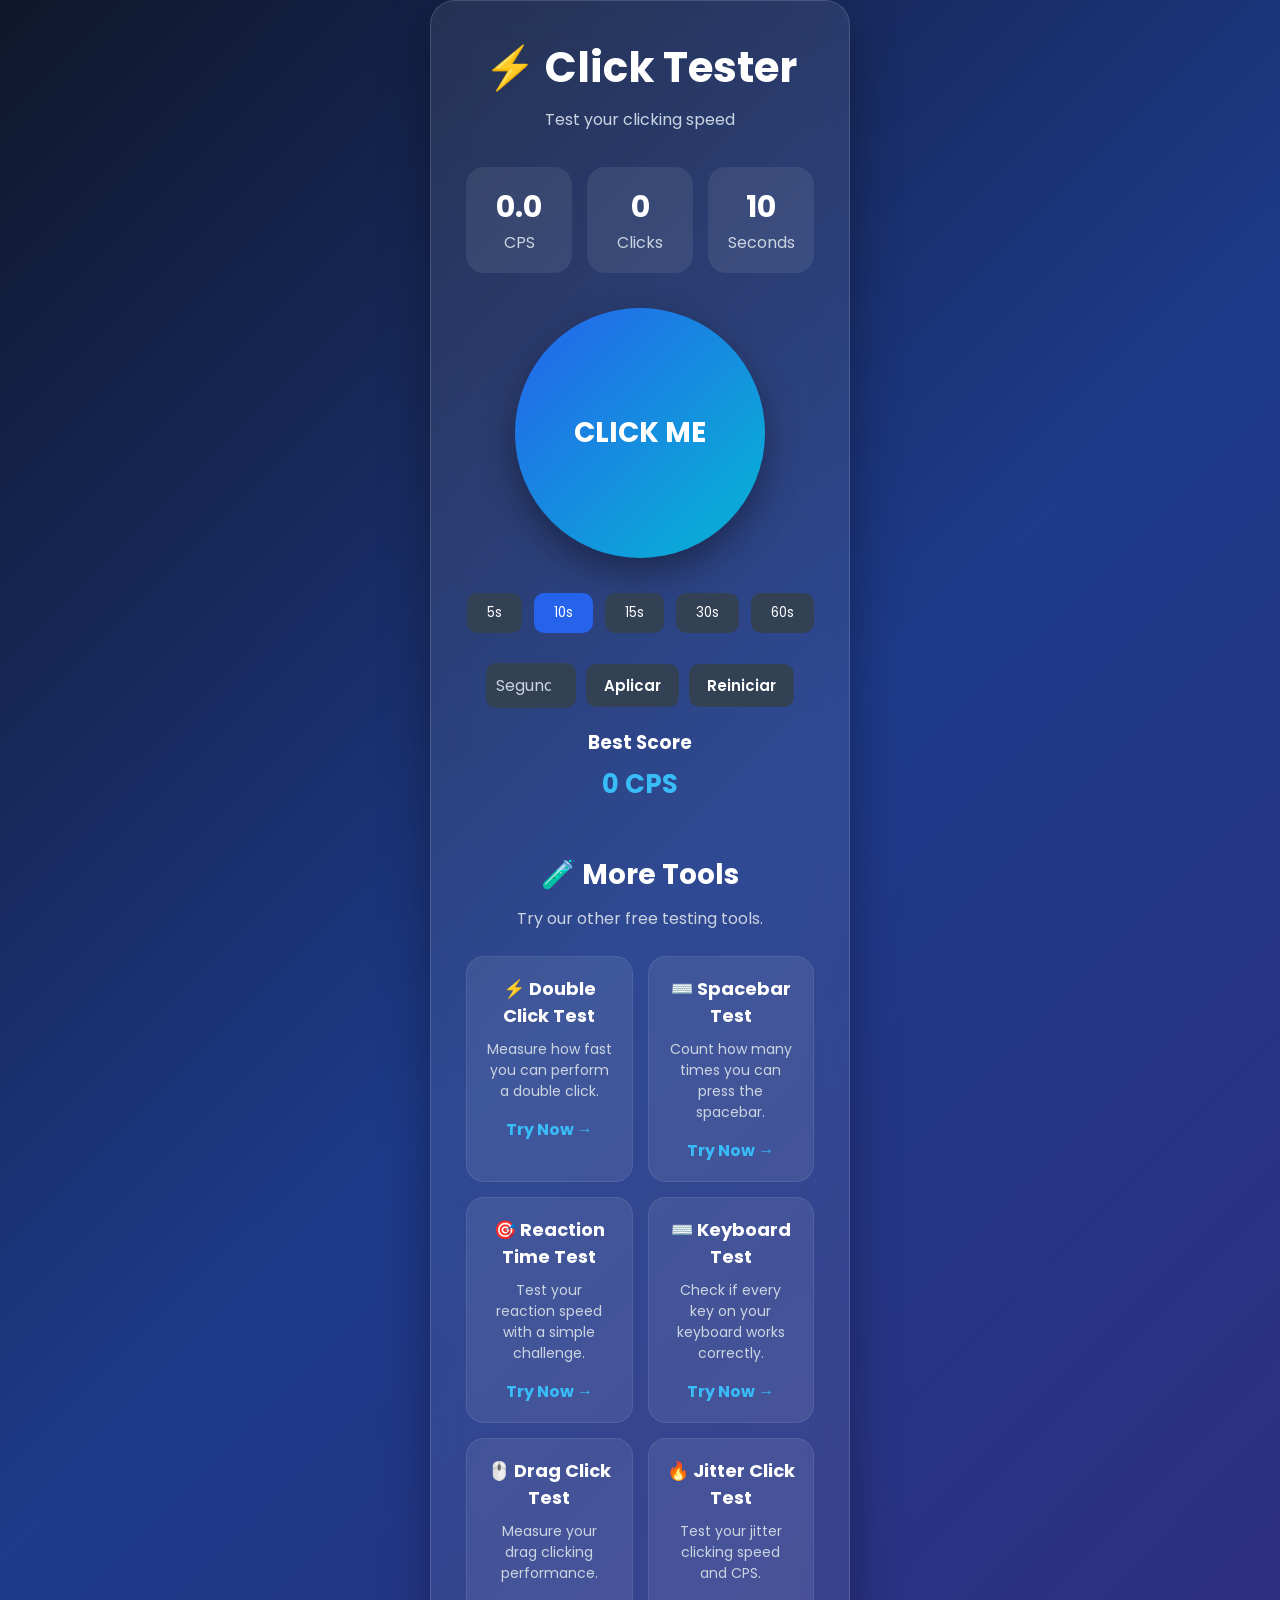
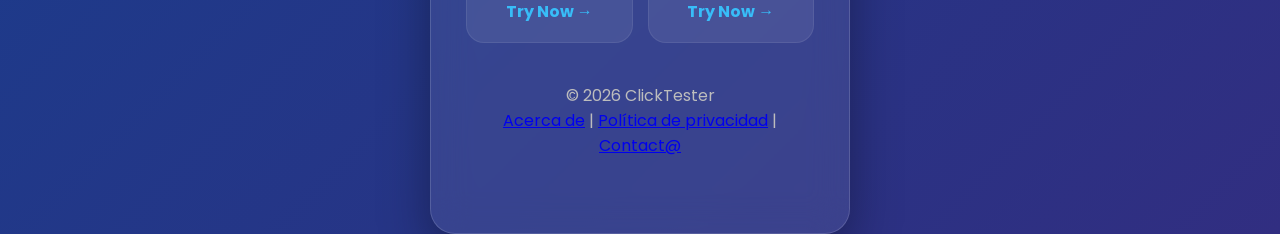
<file: index.html>
<!DOCTYPE html>
<html lang="en">
    <head>
        <meta charset="UTF-8">
        <meta name="viewport" content="width=device-width, initial-scale=1.0">

        <title>Click Tester</title>

        <script async src="https://pagead2.googlesyndication.com/pagead/js/adsbygoogle.js?client=ca-pub-6783067256794096"
         crossorigin="anonymous"></script>

        <link rel="stylesheet" href="style.css">
    </head>
    <body class="home-page">
        <div class="layout">
            
            <aside class="left-ad">
                <!-- Futuro anuncio -->
            </aside>
            
            <div class="container">
    
                <h1>⚡ Click Tester</h1>
                <p class="subtitle">Test your clicking speed</p>
    
                <div class="stats">
    
                    <div class="card">
                        <h2 id="cps">0.0</h2>
                        <span>CPS</span>
                    </div>
    
                    <div class="card">
                        <h2 id="clicks">0</h2>
                        <span>Clicks</span>
                    </div>
    
                    <div class="card">
                        <h2 id="time">10</h2>
                        <span>Seconds</span>
                    </div>
    
                </div>
    
                <button id="clickButton">
                    CLICK ME
                </button>
    
                <div class="modes">
    
                    <button class="mode" data-time="5">5s</button>
                    <button class="mode active" data-time="10">10s</button>
                    <button class="mode" data-time="15">15s</button>
                    <button class="mode" data-time="30">30s</button>
                    <button class="mode" data-time="60">60s</button>
    
                </div>

                <div class="custom-time">

                    <input
                        type="number"
                        id="customTime"
                        placeholder="Segundos"
                        min="1"
                        max="300">
                
                    <button id="applyTime">
                        Aplicar
                    </button>
                
                    <button id="restartButton">
                        Reiniciar
                    </button>
                
                </div>
    
                <div class="result">
                
                    <h3>Best Score</h3>
                    <p id="bestScore">0 CPS</p>
                
                    <div id="finalResult" style="display:none; margin-top:20px;">
                
                        <h2>🎉 Time's Up!</h2>
                
                        <p>Total Clicks: <span id="finalClicks">0</span></p>
                
                        <p>Final CPS: <span id="finalCPS">0.0</span></p>
                
                    </div>
                
                </div>

                <div class="tools">

                    <h2>🧪 More Tools</h2>
                    <p class="tools-subtitle">
                        Try our other free testing tools.
                    </p>
                
                    <div class="tools-grid">
                
                        <a href="doubleclick.html" class="tool-card">
                
                            <h3>⚡ Double Click Test</h3>
                
                            <p>
                                Measure how fast you can perform a double click.
                            </p>
                
                            <span>Try Now →</span>
                
                        </a>
                
                        <a href="spacebartest.html" class="tool-card">
                
                            <h3>⌨️ Spacebar Test</h3>
                
                            <p>
                                Count how many times you can press the spacebar.
                            </p>
                
                            <span>Try Now →</span>
                
                        </a>
                
                        <a href="reactime.html" class="tool-card">
                
                            <h3>🎯 Reaction Time Test</h3>
                
                            <p>
                                Test your reaction speed with a simple challenge.
                            </p>
                
                            <span>Try Now →</span>
                
                        </a>
                
                        <a href="keyboard.html" class="tool-card">
                
                            <h3>⌨️ Keyboard Test</h3>
                
                            <p>
                                Check if every key on your keyboard works correctly.
                            </p>
                
                            <span>Try Now →</span>
                
                        </a>
                
                        <a href="dragclick.html" class="tool-card">
                
                            <h3>🖱️ Drag Click Test</h3>
                
                            <p>
                                Measure your drag clicking performance.
                            </p>
                
                            <span>Try Now →</span>
                
                        </a>
                
                        <a href="jitterclick.html" class="tool-card">
                
                            <h3>🔥 Jitter Click Test</h3>
                
                            <p>
                                Test your jitter clicking speed and CPS.
                            </p>
                
                            <span>Try Now →</span>
                
                        </a>
                
                    </div>
                
                </div>


                
                 <footer>
    
                    <p>© 2026 ClickTester</p>
            
                    <a href="about.html">Acerca de</a> |
                    <a href="privacy.html">Política de privacidad</a> |
                    <a href="contact.html">Contact@</a>
            
                </footer>
                
            </div>

                <aside class="right-ad">
                    <!-- Futuro anuncio -->
                </aside>
        
            <script src="script.js"></script>
        </div>
    </body>
   
</html>
</file>
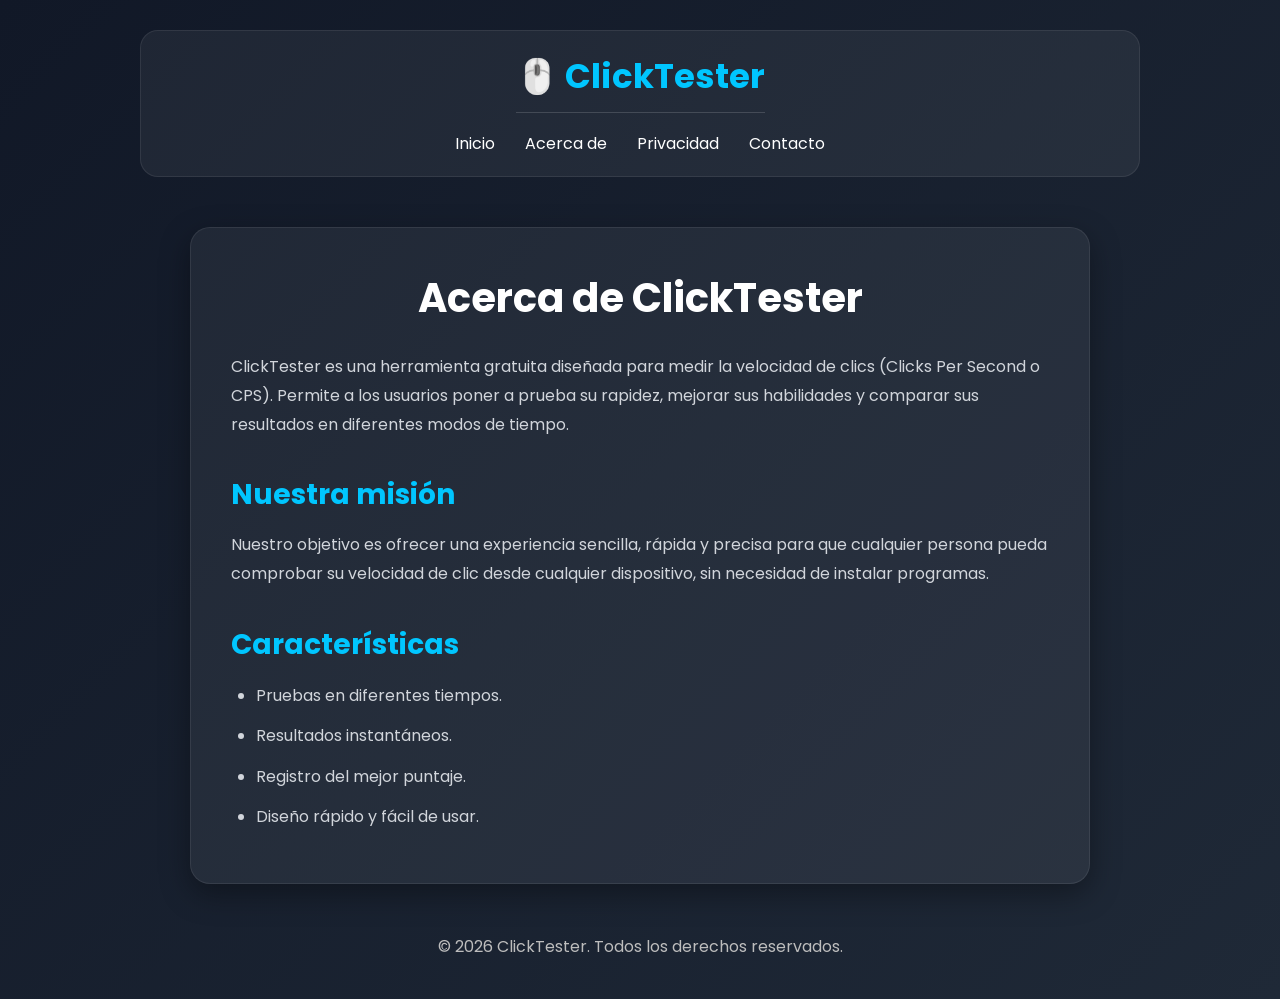
<file: about.html>
<!DOCTYPE html>
<html lang="es">
<head>
    <meta charset="UTF-8">
    <meta name="viewport" content="width=device-width, initial-scale=1.0">
    <title>Acerca de - ClickTester</title>

    <link rel="stylesheet" href="style.css">
</head>
<body class="page-body">

<header>
    <nav class="navbar">
        <a href="index.html" class="logo">🖱️ ClickTester</a>

        <div class="nav-links">
            <a href="index.html">Inicio</a>
            <a href="about.html">Acerca de</a>
            <a href="privacy.html">Privacidad</a>
            <a href="contact.html">Contacto</a>
        </div>
    </nav>
</header>

<main class="page">

    <h1>Acerca de ClickTester</h1>

    <p>
        ClickTester es una herramienta gratuita diseñada para medir la velocidad de clics
        (Clicks Per Second o CPS). Permite a los usuarios poner a prueba su rapidez,
        mejorar sus habilidades y comparar sus resultados en diferentes modos de tiempo.
    </p>

    <h2>Nuestra misión</h2>

    <p>
        Nuestro objetivo es ofrecer una experiencia sencilla, rápida y precisa para que
        cualquier persona pueda comprobar su velocidad de clic desde cualquier dispositivo,
        sin necesidad de instalar programas.
    </p>

    <h2>Características</h2>

    <ul>
        <li>Pruebas en diferentes tiempos.</li>
        <li>Resultados instantáneos.</li>
        <li>Registro del mejor puntaje.</li>
        <li>Diseño rápido y fácil de usar.</li>
    </ul>

</main>

<footer>
    <p>© 2026 ClickTester. Todos los derechos reservados.</p>
</footer>

</body>
</html>
</file>
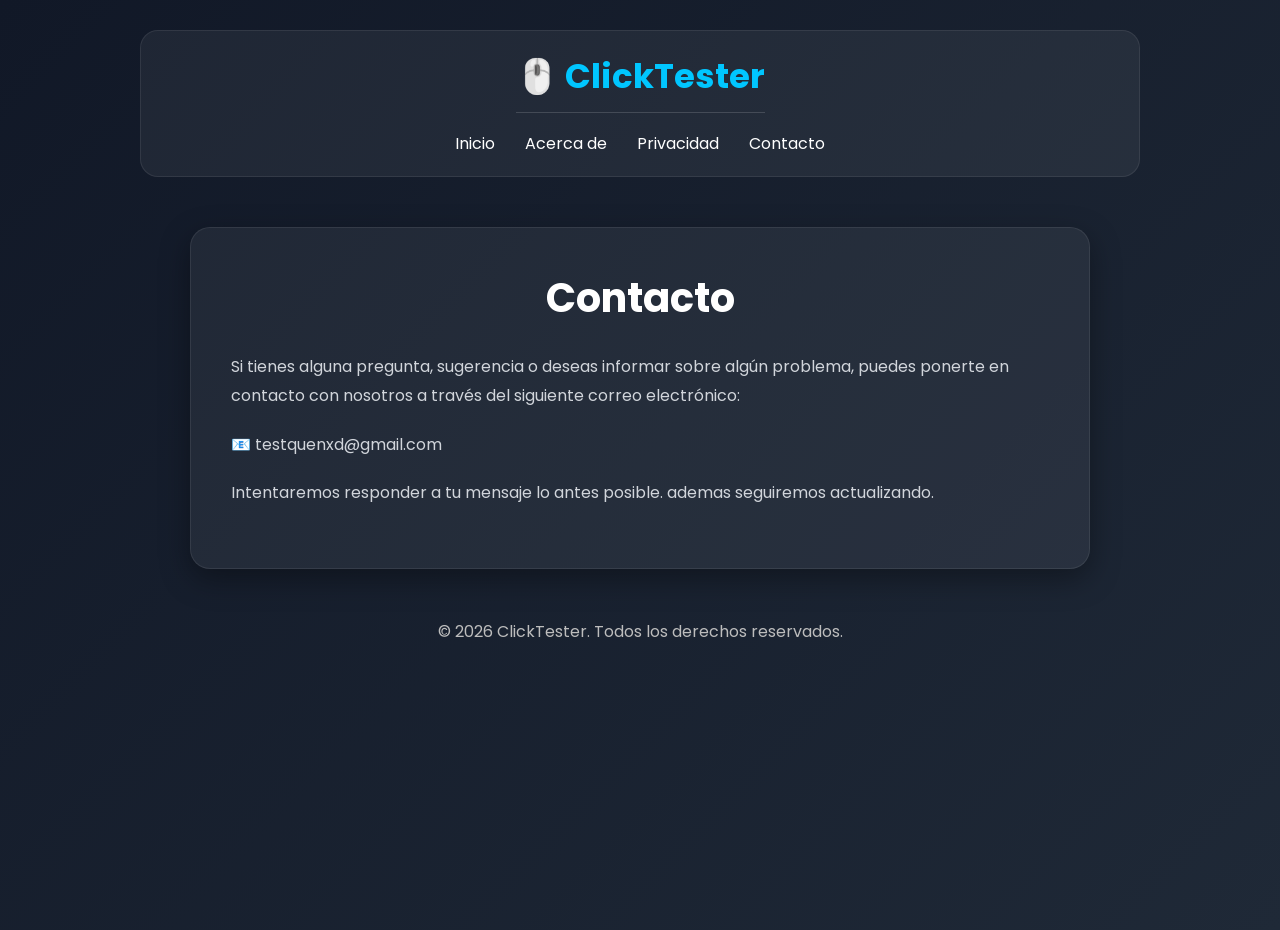
<file: contact.html>
<!DOCTYPE html>
<html lang="es">
<head>
    <meta charset="UTF-8">
    <meta name="viewport" content="width=device-width, initial-scale=1.0">
    <title>Contacto - ClickTester</title>

    <link rel="stylesheet" href="style.css">
</head>
<body class="page-body">

<header>
    <nav class="navbar">
        <a href="index.html" class="logo">🖱️ ClickTester</a>

        <div class="nav-links">
            <a href="index.html">Inicio</a>
            <a href="about.html">Acerca de</a>
            <a href="privacy.html">Privacidad</a>
            <a href="contact.html">Contacto</a>
        </div>
    </nav>
</header>

<main class="page">

    <h1>Contacto</h1>

    <p>
        Si tienes alguna pregunta, sugerencia o deseas informar sobre algún problema,
        puedes ponerte en contacto con nosotros a través del siguiente correo electrónico:
    </p>

    <p class="contact-email">
        📧 testquenxd@gmail.com

    </p>

    <p>
        Intentaremos responder a tu mensaje lo antes posible. ademas seguiremos actualizando.
    </p>

</main>

<footer>
    <p>© 2026 ClickTester. Todos los derechos reservados.</p>
</footer>

</body>
</html>
</file>
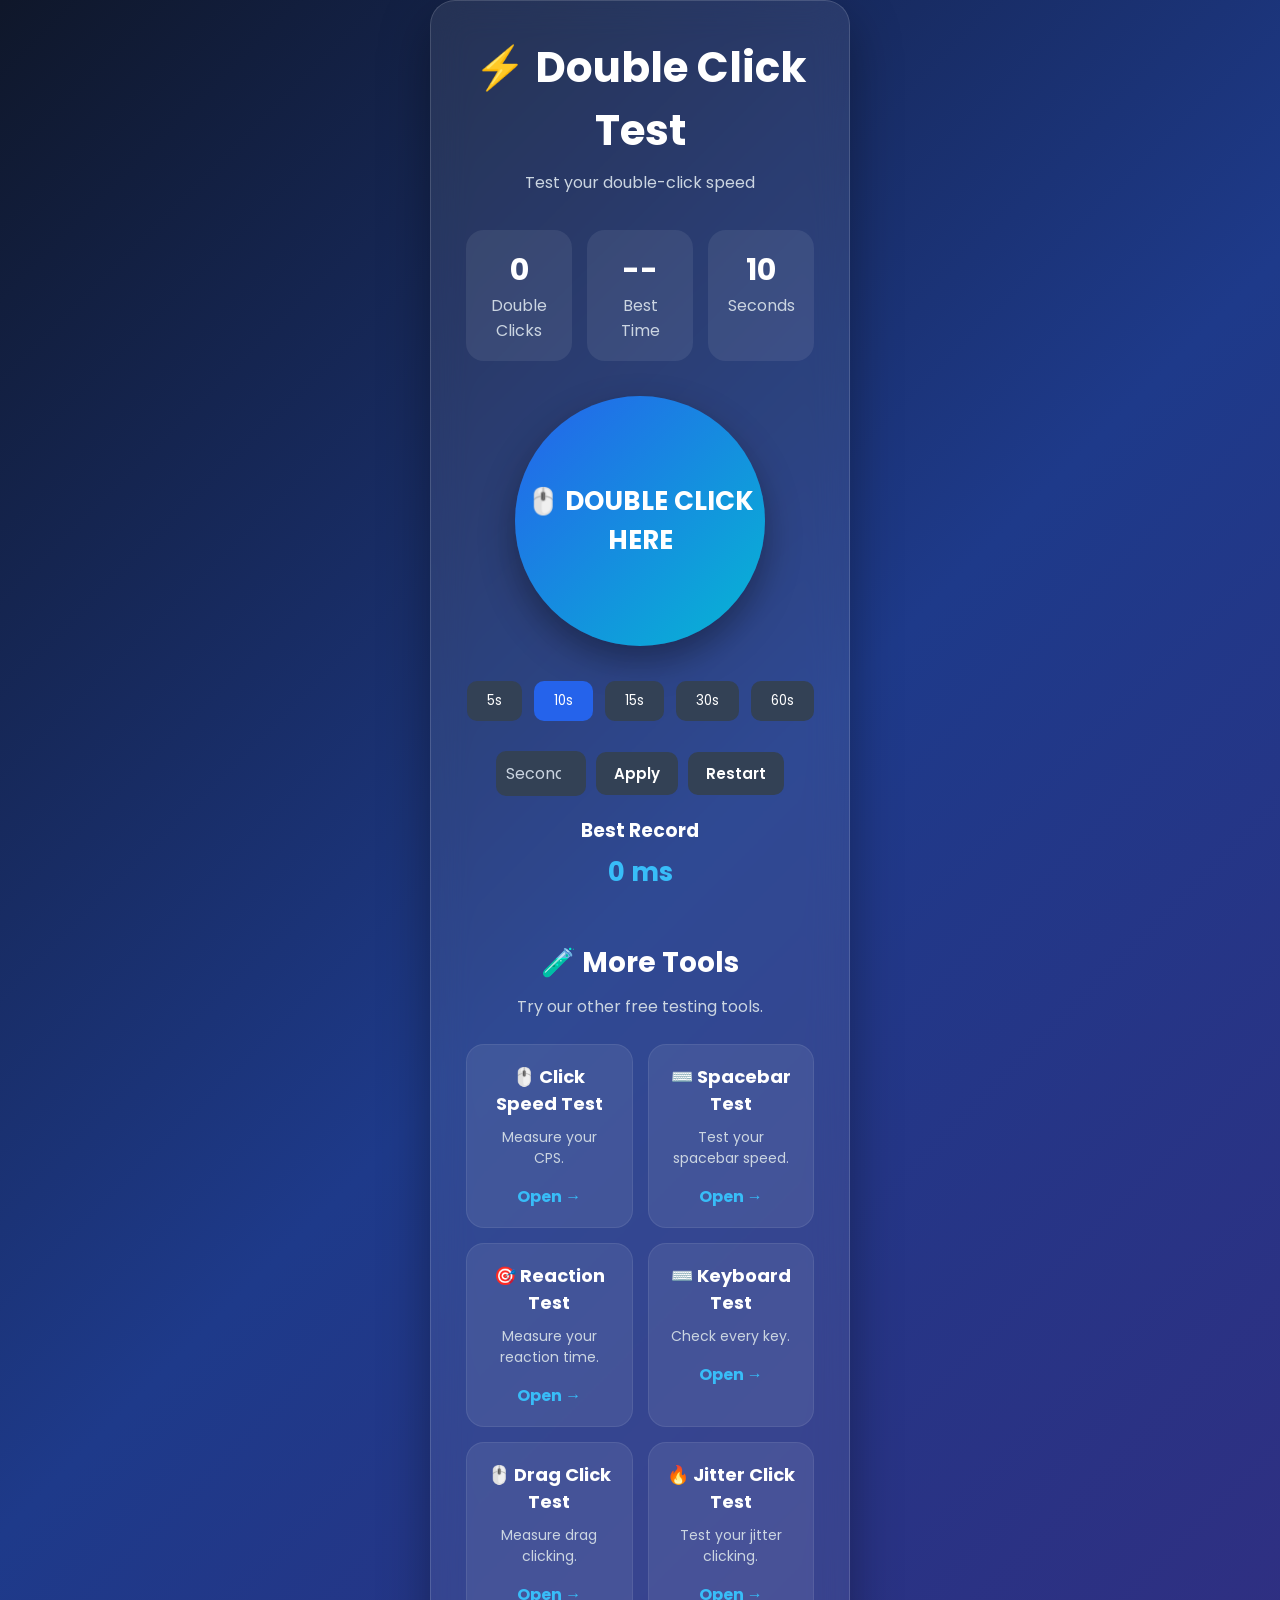
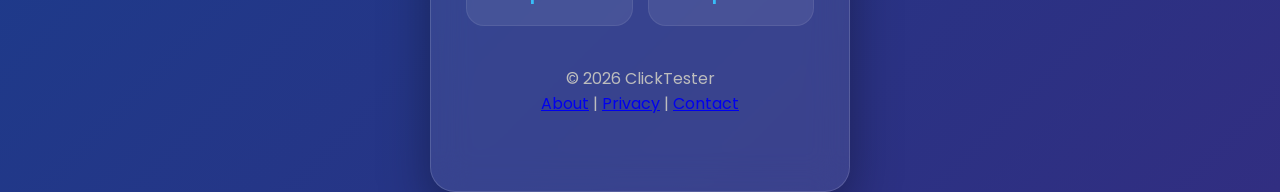
<file: doubleclick.html>
<!DOCTYPE html>
<html lang="en">
<head>
    <meta charset="UTF-8">
    <meta name="viewport" content="width=device-width, initial-scale=1.0">

    <title>Double Click Test</title>

    <script async src="https://pagead2.googlesyndication.com/pagead/js/adsbygoogle.js?client=ca-pub-6783067256794096"
        crossorigin="anonymous"></script>

    <link rel="stylesheet" href="style.css">
</head>

<body class="home-page">

<div class="layout">

    <aside class="left-ad">
        <!-- Future Ad -->
    </aside>

    <div class="container">

        <h1>⚡ Double Click Test</h1>

        <p class="subtitle">
            Test your double-click speed
        </p>

        <div class="stats">

            <div class="card">
                <h2 id="doubleClicks">0</h2>
                <span>Double Clicks</span>
            </div>
        
            <div class="card">
                <h2 id="bestTime">0 ms</h2>
                <span>Best Time</span>
            </div>
        
            <div class="card">
                <h2 id="time">10</h2>
                <span>Seconds</span>
            </div>
        
        </div>

        <button id="doubleClickButton">
            🖱️ DOUBLE CLICK HERE
        </button>

        <div class="modes">

            <button class="mode" data-time="5">5s</button>
            <button class="mode active" data-time="10">10s</button>
            <button class="mode" data-time="15">15s</button>
            <button class="mode" data-time="30">30s</button>
            <button class="mode" data-time="60">60s</button>
        
        </div>

        <div class="custom-time">

            <input
                type="number"
                id="customTime"
                placeholder="Seconds"
                min="1"
                max="300">
        
            <button id="applyTime">
                Apply
            </button>
        
            <button id="restartButton">
                Restart
            </button>
        
        </div>
        
        <div class="result">

            <h3>Best Record</h3>
        
            <p id="bestScore">0 ms</p>
        
            <div id="finalResult" style="display:none; margin-top:20px;">
        
                <h2>🎉 Time's Up!</h2>
        
                <p>
                    Double Clicks:
                    <span id="finalDoubleClicks">0</span>
                </p>
        
                <p>
                    Best Time:
                    <span id="finalBestTime">0 ms</span>
                </p>
        
                <p>
                    Average Time:
                    <span id="finalAverage">0 ms</span>
                </p>
        
            </div>
        
        </div>

        <div class="tools">

            <h2>🧪 More Tools</h2>

            <p class="tools-subtitle">
                Try our other free testing tools.
            </p>

            <div class="tools-grid">

                <a href="index.html" class="tool-card">
                    <h3>🖱️ Click Speed Test</h3>
                    <p>Measure your CPS.</p>
                    <span>Open →</span>
                </a>

                <a href="spacebartest.html" class="tool-card">
                    <h3>⌨️ Spacebar Test</h3>
                    <p>Test your spacebar speed.</p>
                    <span>Open →</span>
                </a>

                <a href="reactime.html" class="tool-card">
                    <h3>🎯 Reaction Test</h3>
                    <p>Measure your reaction time.</p>
                    <span>Open →</span>
                </a>

                <a href="keyboard.html" class="tool-card">
                    <h3>⌨️ Keyboard Test</h3>
                    <p>Check every key.</p>
                    <span>Open →</span>
                </a>

                <a href="dragclick.html" class="tool-card">
                    <h3>🖱️ Drag Click Test</h3>
                    <p>Measure drag clicking.</p>
                    <span>Open →</span>
                </a>

                <a href="jitterclick.html" class="tool-card">
                    <h3>🔥 Jitter Click Test</h3>
                    <p>Test your jitter clicking.</p>
                    <span>Open →</span>
                </a>

            </div>

        </div>

        <footer>

            <p>© 2026 ClickTester</p>

            <a href="about.html">About</a> |
            <a href="privacy.html">Privacy</a> |
            <a href="contact.html">Contact</a>

        </footer>

    </div>

    <aside class="right-ad">
        <!-- Future Ad -->
    </aside>

</div>

<script src="doubleclick.js"></script>

</body>
</html>
</file>
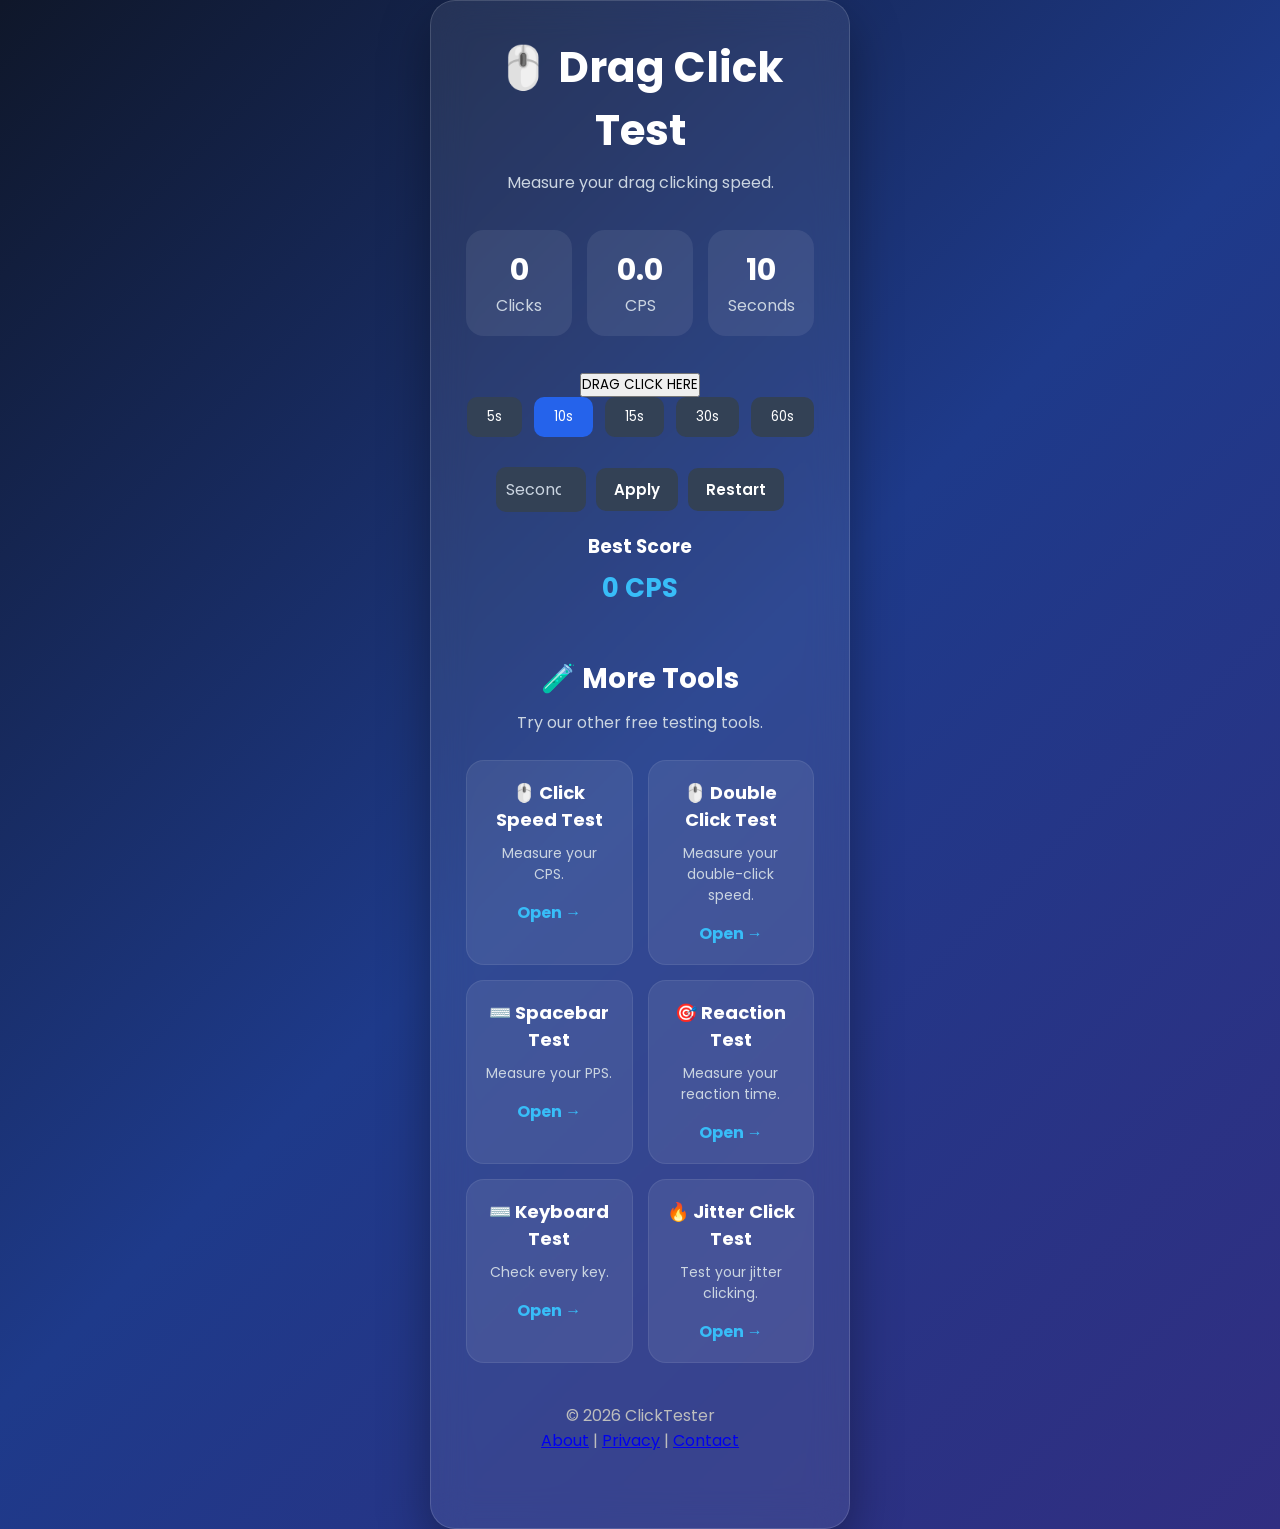
<file: dragclick.html>
<!DOCTYPE html>
<html lang="en">
<head>
    <meta charset="UTF-8">
    <meta name="viewport" content="width=device-width, initial-scale=1.0">

    <title>Drag Click Test</title>

    <script async src="https://pagead2.googlesyndication.com/pagead/js/adsbygoogle.js?client=ca-pub-6783067256794096"
        crossorigin="anonymous"></script>

    <link rel="stylesheet" href="style.css">
</head>

<body class="home-page">

<div class="layout">

    <aside class="left-ad">
        <!-- Future Ad -->
    </aside>

    <div class="container">

        <h1>🖱️ Drag Click Test</h1>

        <p class="subtitle">
            Measure your drag clicking speed.
        </p>

        <div class="stats">

            <div class="card">
                <h2 id="dragClicks">0</h2>
                <span>Clicks</span>
            </div>

            <div class="card">
                <h2 id="cps">0.0</h2>
                <span>CPS</span>
            </div>

            <div class="card">
                <h2 id="time">10</h2>
                <span>Seconds</span>
            </div>

        </div>

        <button id="dragButton">
            DRAG CLICK HERE
        </button>

        <div class="modes">

            <button class="mode" data-time="5">5s</button>
            <button class="mode active" data-time="10">10s</button>
            <button class="mode" data-time="15">15s</button>
            <button class="mode" data-time="30">30s</button>
            <button class="mode" data-time="60">60s</button>

        </div>

        <div class="custom-time">

            <input
                type="number"
                id="customTime"
                placeholder="Seconds"
                min="1"
                max="300">

            <button id="applyTime">
                Apply
            </button>

            <button id="restartButton">
                Restart
            </button>

        </div>

        <div class="result">

            <h3>Best Score</h3>

            <p id="bestScore">0 CPS</p>

            <div id="finalResult" style="display:none; margin-top:20px;">

                <h2>🎉 Time's Up!</h2>

                <p>Total Clicks: <span id="finalClicks">0</span></p>

                <p>Final CPS: <span id="finalCPS">0.0</span></p>

            </div>

        </div>

        <div class="tools">

            <h2>🧪 More Tools</h2>

            <p class="tools-subtitle">
                Try our other free testing tools.
            </p>

            <div class="tools-grid">

                <a href="index.html" class="tool-card">
                    <h3>🖱️ Click Speed Test</h3>
                    <p>Measure your CPS.</p>
                    <span>Open →</span>
                </a>

                <a href="doubleclick.html" class="tool-card">
                    <h3>🖱️ Double Click Test</h3>
                    <p>Measure your double-click speed.</p>
                    <span>Open →</span>
                </a>

                <a href="spacebartest.html" class="tool-card">
                    <h3>⌨️ Spacebar Test</h3>
                    <p>Measure your PPS.</p>
                    <span>Open →</span>
                </a>

                <a href="reactime.html" class="tool-card">
                    <h3>🎯 Reaction Test</h3>
                    <p>Measure your reaction time.</p>
                    <span>Open →</span>
                </a>

                <a href="keyboard.html" class="tool-card">
                    <h3>⌨️ Keyboard Test</h3>
                    <p>Check every key.</p>
                    <span>Open →</span>
                </a>

                <a href="jitterclick.html" class="tool-card">
                    <h3>🔥 Jitter Click Test</h3>
                    <p>Test your jitter clicking.</p>
                    <span>Open →</span>
                </a>

            </div>

        </div>

        <footer>

            <p>© 2026 ClickTester</p>

            <a href="about.html">About</a> |
            <a href="privacy.html">Privacy</a> |
            <a href="contact.html">Contact</a>

        </footer>

    </div>

    <aside class="right-ad">
        <!-- Future Ad -->
    </aside>

</div>

<script src="dragclick.js"></script>

</body>
</html>
</file>
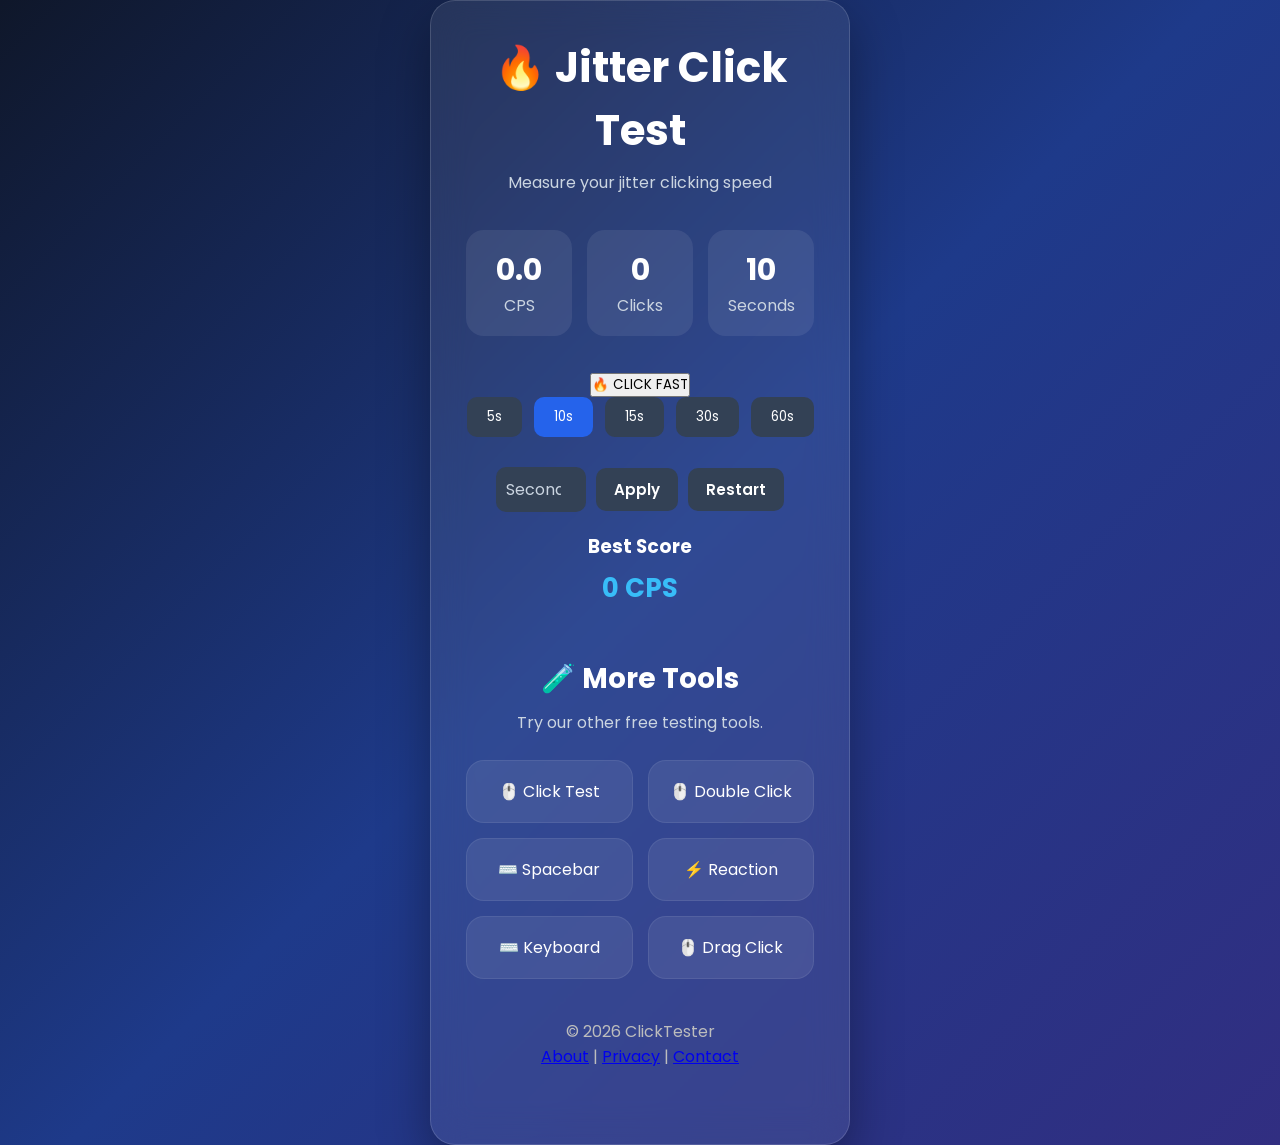
<file: jitterclick.html>
<!DOCTYPE html>
<html lang="en">
<head>

    <meta charset="UTF-8">
    <meta name="viewport" content="width=device-width, initial-scale=1.0">

    <title>Jitter Click Test</title>

    <script async src="https://pagead2.googlesyndication.com/pagead/js/adsbygoogle.js?client=ca-pub-6783067256794096"
        crossorigin="anonymous"></script>

    <link rel="stylesheet" href="style.css">

</head>

<body class="home-page">

<div class="layout">

    <aside class="left-ad"></aside>

    <div class="container">

        <h1>🔥 Jitter Click Test</h1>

        <p class="subtitle">
            Measure your jitter clicking speed
        </p>

        <div class="stats">

            <div class="card">
                <h2 id="cps">0.0</h2>
                <span>CPS</span>
            </div>

            <div class="card">
                <h2 id="clicks">0</h2>
                <span>Clicks</span>
            </div>

            <div class="card">
                <h2 id="time">10</h2>
                <span>Seconds</span>
            </div>

        </div>

        <button id="jitterButton">
            🔥 CLICK FAST
        </button>

        <div class="modes">

            <button class="mode" data-time="5">5s</button>
            <button class="mode active" data-time="10">10s</button>
            <button class="mode" data-time="15">15s</button>
            <button class="mode" data-time="30">30s</button>
            <button class="mode" data-time="60">60s</button>

        </div>

        <div class="custom-time">

            <input
                type="number"
                id="customTime"
                placeholder="Seconds"
                min="1"
                max="300">

            <button id="applyTime">
                Apply
            </button>

            <button id="restartButton">
                Restart
            </button>

        </div>

        <div class="result">

            <h3>Best Score</h3>

            <p id="bestScore">0 CPS</p>

        </div>

        <div class="tools">

            <h2>🧪 More Tools</h2>

            <p class="tools-subtitle">
                Try our other free testing tools.
            </p>

            <div class="tools-grid">

                <a href="index.html" class="tool-card">🖱️ Click Test</a>

                <a href="doubleclick.html" class="tool-card">🖱️ Double Click</a>

                <a href="spacebartest.html" class="tool-card">⌨️ Spacebar</a>

                <a href="reactime.html" class="tool-card">⚡ Reaction</a>

                <a href="keyboard.html" class="tool-card">⌨️ Keyboard</a>

                <a href="dragclick.html" class="tool-card">🖱️ Drag Click</a>

            </div>

        </div>

        <footer>

            <p>© 2026 ClickTester</p>

            <a href="about.html">About</a> |
            <a href="privacy.html">Privacy</a> |
            <a href="contact.html">Contact</a>

        </footer>

    </div>

    <aside class="right-ad"></aside>

</div>

<script src="jitterclick.js"></script>

</body>
</html>
</file>
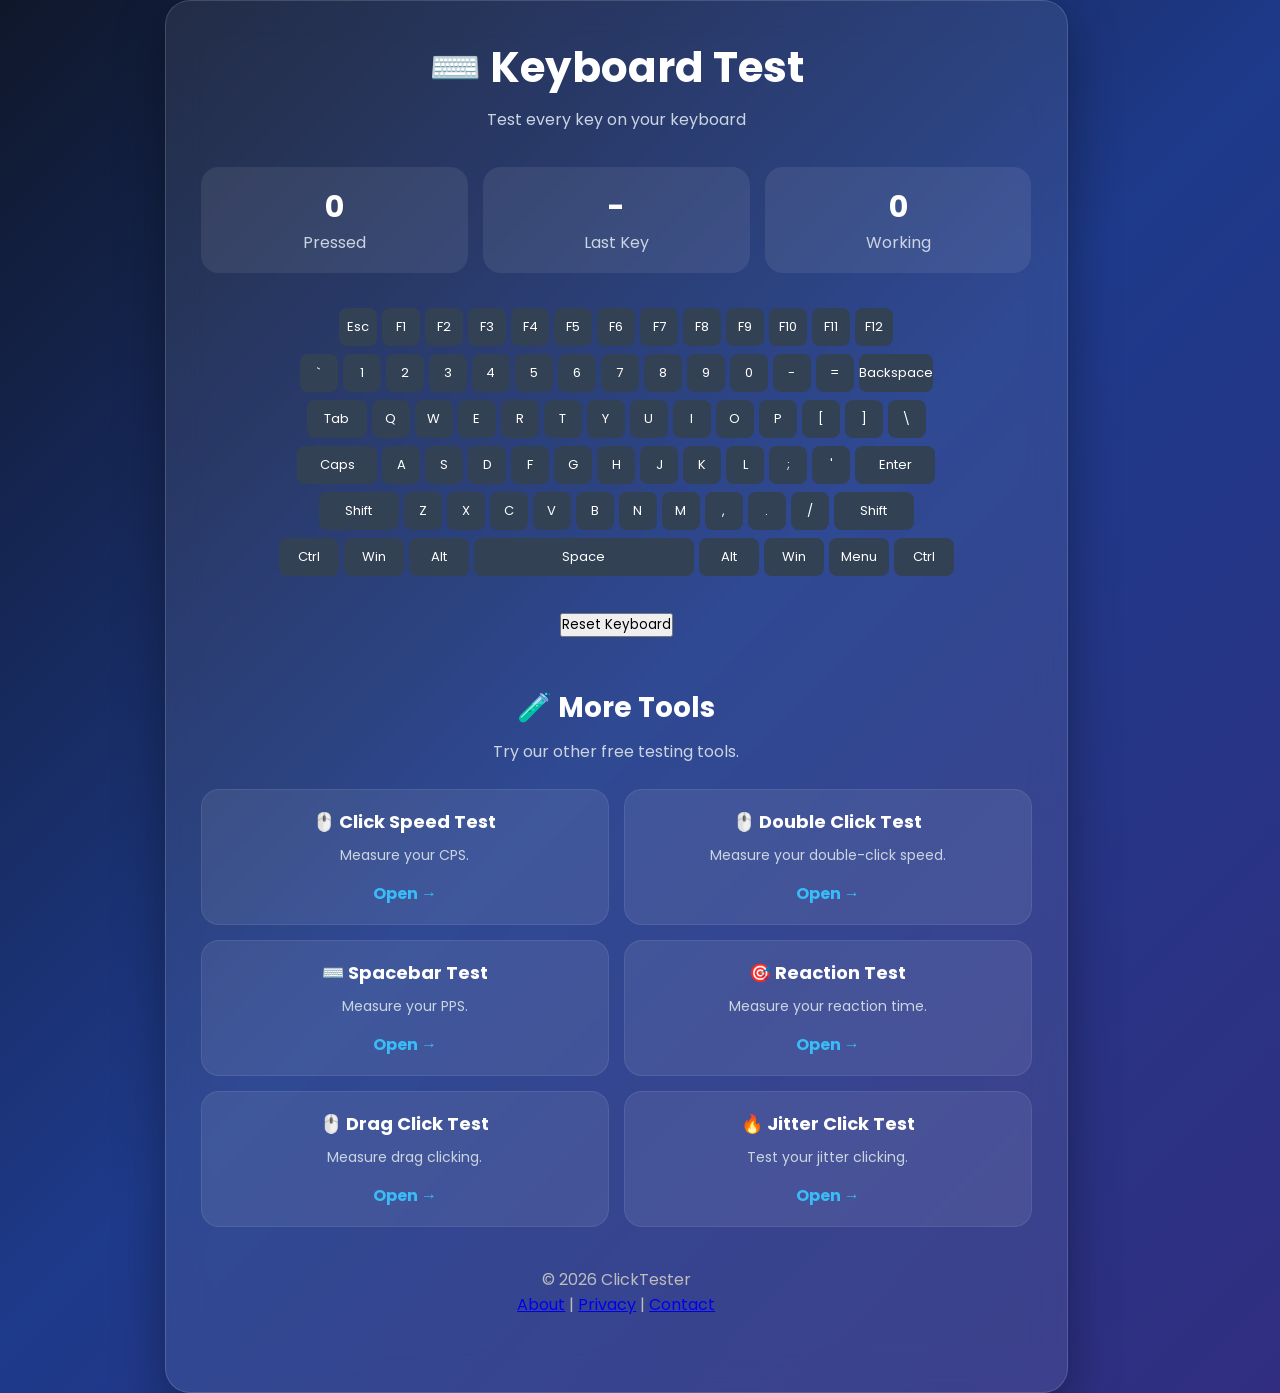
<file: keyboard.html>
<!DOCTYPE html>
<html lang="en">
<head>
    <meta charset="UTF-8">
    <meta name="viewport" content="width=device-width, initial-scale=1.0">

    <title>Keyboard Test</title>

    <script async src="https://pagead2.googlesyndication.com/pagead/js/adsbygoogle.js?client=ca-pub-6783067256794096"
        crossorigin="anonymous"></script>

    <link rel="stylesheet" href="style.css">
</head>

<body class="keyboard-page">

<div class="layout">

    <aside class="left-ad">
        <!-- Future Ad -->
    </aside>

    <div class="container">

        <h1>⌨️ Keyboard Test</h1>

        <p class="subtitle">
            Test every key on your keyboard
        </p>

        <div class="stats">

            <div class="card">
                <h2 id="pressedKeys">0</h2>
                <span>Pressed</span>
            </div>

            <div class="card">
                <h2 id="lastKey">-</h2>
                <span>Last Key</span>
            </div>

            <div class="card">
                <h2 id="workingKeys">0</h2>
                <span>Working</span>
            </div>

        </div>

        <div class="keyboard">

            <div class="row">
                <div class="key" data-key="Escape">Esc</div>

                <div class="key" data-key="F1">F1</div>
                <div class="key" data-key="F2">F2</div>
                <div class="key" data-key="F3">F3</div>
                <div class="key" data-key="F4">F4</div>

                <div class="key" data-key="F5">F5</div>
                <div class="key" data-key="F6">F6</div>
                <div class="key" data-key="F7">F7</div>
                <div class="key" data-key="F8">F8</div>

                <div class="key" data-key="F9">F9</div>
                <div class="key" data-key="F10">F10</div>
                <div class="key" data-key="F11">F11</div>
                <div class="key" data-key="F12">F12</div>
            </div>

            <div class="row">
                <div class="key" data-key="Backquote">`</div>
                <div class="key" data-key="Digit1">1</div>
                <div class="key" data-key="Digit2">2</div>
                <div class="key" data-key="Digit3">3</div>
                <div class="key" data-key="Digit4">4</div>
                <div class="key" data-key="Digit5">5</div>
                <div class="key" data-key="Digit6">6</div>
                <div class="key" data-key="Digit7">7</div>
                <div class="key" data-key="Digit8">8</div>
                <div class="key" data-key="Digit9">9</div>
                <div class="key" data-key="Digit0">0</div>
                <div class="key" data-key="Minus">-</div>
                <div class="key" data-key="Equal">=</div>
                <div class="key wide" data-key="Backspace">Backspace</div>
            </div>

            <div class="row">
                <div class="key wide" data-key="Tab">Tab</div>

                <div class="key" data-key="KeyQ">Q</div>
                <div class="key" data-key="KeyW">W</div>
                <div class="key" data-key="KeyE">E</div>
                <div class="key" data-key="KeyR">R</div>
                <div class="key" data-key="KeyT">T</div>
                <div class="key" data-key="KeyY">Y</div>
                <div class="key" data-key="KeyU">U</div>
                <div class="key" data-key="KeyI">I</div>
                <div class="key" data-key="KeyO">O</div>
                <div class="key" data-key="KeyP">P</div>

                <div class="key" data-key="BracketLeft">[</div>
                <div class="key" data-key="BracketRight">]</div>
                <div class="key" data-key="Backslash">\</div>
            </div>

            <div class="row">
                <div class="key extra-wide" data-key="CapsLock">Caps</div>

                <div class="key" data-key="KeyA">A</div>
                <div class="key" data-key="KeyS">S</div>
                <div class="key" data-key="KeyD">D</div>
                <div class="key" data-key="KeyF">F</div>
                <div class="key" data-key="KeyG">G</div>
                <div class="key" data-key="KeyH">H</div>
                <div class="key" data-key="KeyJ">J</div>
                <div class="key" data-key="KeyK">K</div>
                <div class="key" data-key="KeyL">L</div>

                <div class="key" data-key="Semicolon">;</div>
                <div class="key" data-key="Quote">'</div>

                <div class="key extra-wide" data-key="Enter">Enter</div>
            </div>

            <div class="row">
                <div class="key extra-wide" data-key="ShiftLeft">Shift</div>

                <div class="key" data-key="KeyZ">Z</div>
                <div class="key" data-key="KeyX">X</div>
                <div class="key" data-key="KeyC">C</div>
                <div class="key" data-key="KeyV">V</div>
                <div class="key" data-key="KeyB">B</div>
                <div class="key" data-key="KeyN">N</div>
                <div class="key" data-key="KeyM">M</div>

                <div class="key" data-key="Comma">,</div>
                <div class="key" data-key="Period">.</div>
                <div class="key" data-key="Slash">/</div>

                <div class="key extra-wide" data-key="ShiftRight">Shift</div>
            </div>

            <div class="row">
                <div class="key wide" data-key="ControlLeft">Ctrl</div>
                <div class="key wide" data-key="MetaLeft">Win</div>
                <div class="key wide" data-key="AltLeft">Alt</div>

                <div class="key space" data-key="Space">Space</div>

                <div class="key wide" data-key="AltRight">Alt</div>
                <div class="key wide" data-key="MetaRight">Win</div>
                <div class="key wide" data-key="ContextMenu">Menu</div>
                <div class="key wide" data-key="ControlRight">Ctrl</div>
            </div>

        </div>

        <button id="resetKeyboard">
            Reset Keyboard
        </button>

        <div class="tools">

            <h2>🧪 More Tools</h2>

            <p class="tools-subtitle">
                Try our other free testing tools.
            </p>

            <div class="tools-grid">

                <a href="index.html" class="tool-card">
                    <h3>🖱️ Click Speed Test</h3>
                    <p>Measure your CPS.</p>
                    <span>Open →</span>
                </a>

                <a href="doubleclick.html" class="tool-card">
                    <h3>🖱️ Double Click Test</h3>
                    <p>Measure your double-click speed.</p>
                    <span>Open →</span>
                </a>

                <a href="spacebartest.html" class="tool-card">
                    <h3>⌨️ Spacebar Test</h3>
                    <p>Measure your PPS.</p>
                    <span>Open →</span>
                </a>

                <a href="reactime.html" class="tool-card">
                    <h3>🎯 Reaction Test</h3>
                    <p>Measure your reaction time.</p>
                    <span>Open →</span>
                </a>

                <a href="dragclick.html" class="tool-card">
                    <h3>🖱️ Drag Click Test</h3>
                    <p>Measure drag clicking.</p>
                    <span>Open →</span>
                </a>

                <a href="jitterclick.html" class="tool-card">
                    <h3>🔥 Jitter Click Test</h3>
                    <p>Test your jitter clicking.</p>
                    <span>Open →</span>
                </a>

            </div>

        </div>

        <footer>

            <p>© 2026 ClickTester</p>

            <a href="about.html">About</a> |
            <a href="privacy.html">Privacy</a> |
            <a href="contact.html">Contact</a>

        </footer>

    </div>

    <aside class="right-ad">
        <!-- Future Ad -->
    </aside>

</div>

<script src="keyboard.js"></script>

</body>
</html>
</file>
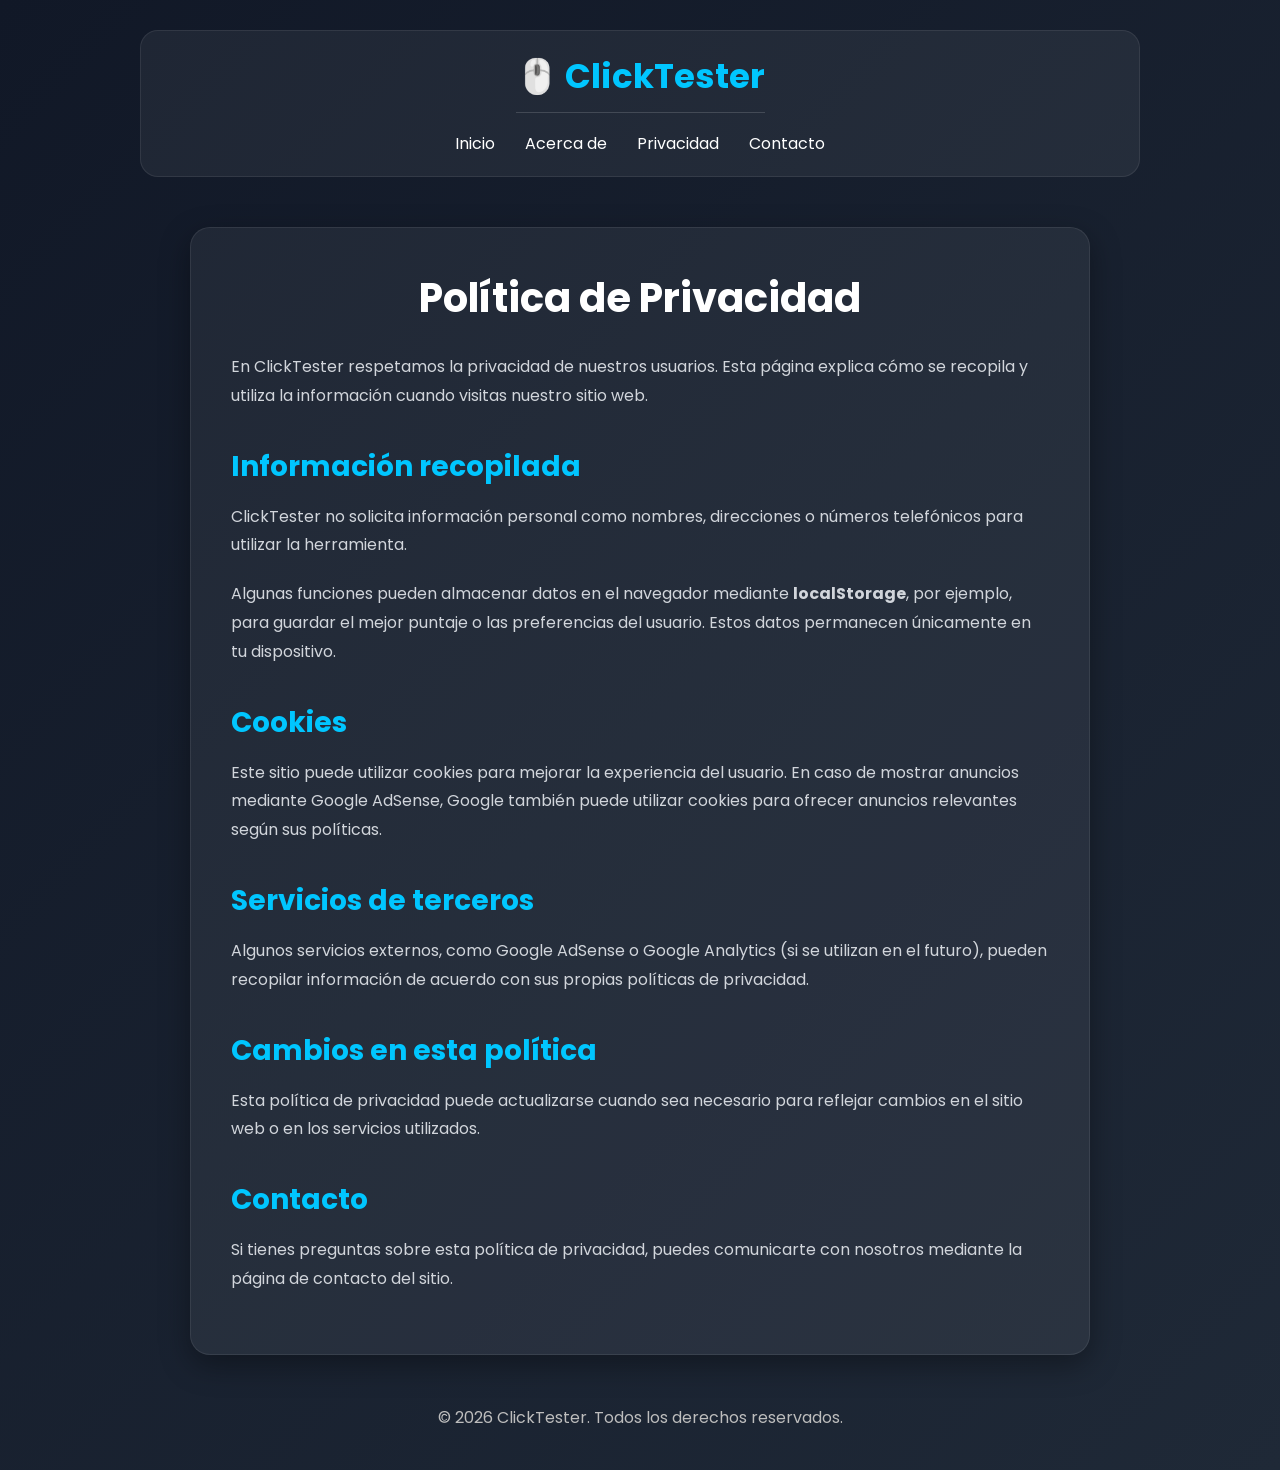
<file: privacy.html>
<!DOCTYPE html>
<html lang="es">
<head>
    <meta charset="UTF-8">
    <meta name="viewport" content="width=device-width, initial-scale=1.0">
    <title>Política de Privacidad - ClickTester</title>

    <link rel="stylesheet" href="style.css">
</head>
<body class="page-body">

<header>
    <nav class="navbar">
        <a href="index.html" class="logo">🖱️ ClickTester</a>

        <div class="nav-links">
            <a href="index.html">Inicio</a>
            <a href="about.html">Acerca de</a>
            <a href="privacy.html">Privacidad</a>
            <a href="contact.html">Contacto</a>
        </div>
    </nav>
</header>

<main class="page">

    <h1>Política de Privacidad</h1>

    <p>
        En ClickTester respetamos la privacidad de nuestros usuarios. Esta página explica
        cómo se recopila y utiliza la información cuando visitas nuestro sitio web.
    </p>

    <h2>Información recopilada</h2>

    <p>
        ClickTester no solicita información personal como nombres, direcciones o números
        telefónicos para utilizar la herramienta.
    </p>

    <p>
        Algunas funciones pueden almacenar datos en el navegador mediante
        <strong>localStorage</strong>, por ejemplo, para guardar el mejor puntaje o las
        preferencias del usuario. Estos datos permanecen únicamente en tu dispositivo.
    </p>

    <h2>Cookies</h2>

    <p>
        Este sitio puede utilizar cookies para mejorar la experiencia del usuario. En caso
        de mostrar anuncios mediante Google AdSense, Google también puede utilizar cookies
        para ofrecer anuncios relevantes según sus políticas.
    </p>

    <h2>Servicios de terceros</h2>

    <p>
        Algunos servicios externos, como Google AdSense o Google Analytics (si se utilizan
        en el futuro), pueden recopilar información de acuerdo con sus propias políticas
        de privacidad.
    </p>

    <h2>Cambios en esta política</h2>

    <p>
        Esta política de privacidad puede actualizarse cuando sea necesario para reflejar
        cambios en el sitio web o en los servicios utilizados.
    </p>

    <h2>Contacto</h2>

    <p>
        Si tienes preguntas sobre esta política de privacidad, puedes comunicarte con
        nosotros mediante la página de contacto del sitio.
    </p>

</main>

<footer>
    <p>© 2026 ClickTester. Todos los derechos reservados.</p>
</footer>

</body>
</html>
</file>
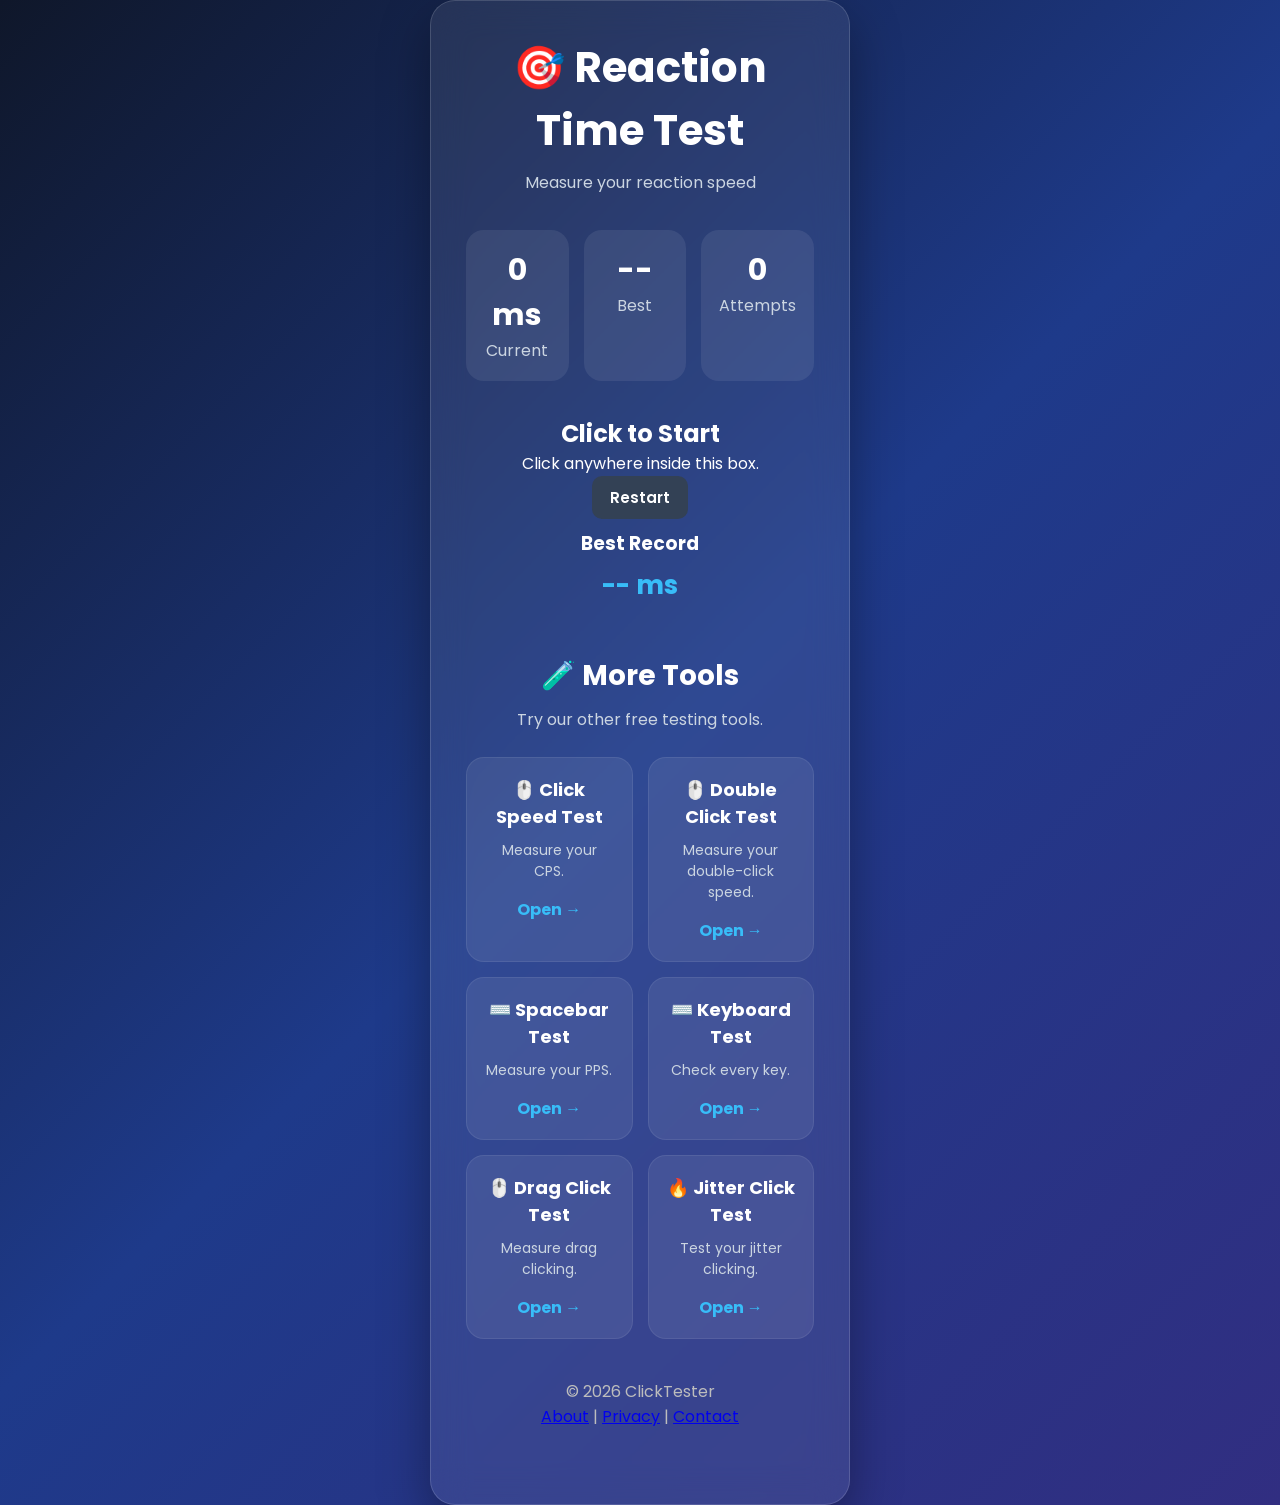
<file: reactime.html>
<!DOCTYPE html>
<html lang="en">
<head>
    <meta charset="UTF-8">
    <meta name="viewport" content="width=device-width, initial-scale=1.0">

    <title>Reaction Time Test</title>

    <script async src="https://pagead2.googlesyndication.com/pagead/js/adsbygoogle.js?client=ca-pub-6783067256794096"
        crossorigin="anonymous"></script>

    <link rel="stylesheet" href="style.css">
</head>

<body class="home-page">

<div class="layout">

    <aside class="left-ad">
        <!-- Future Ad -->
    </aside>

    <div class="container">

        <h1>🎯 Reaction Time Test</h1>

        <p class="subtitle">
            Measure your reaction speed
        </p>

        <div class="stats">

            <div class="card">
                <h2 id="currentTime">0 ms</h2>
                <span>Current</span>
            </div>

            <div class="card">
                <h2 id="bestTime">--</h2>
                <span>Best</span>
            </div>

            <div class="card">
                <h2 id="attempts">0</h2>
                <span>Attempts</span>
            </div>

        </div>

        <div id="reactionBox" class="reaction-box">

            <h2 id="reactionTitle">
                Click to Start
            </h2>

            <p id="reactionText">
                Click anywhere inside this box.
            </p>

        </div>

        <button id="restartButton">
            Restart
        </button>

        <div class="result">

            <h3>Best Record</h3>

            <p id="bestScore">-- ms</p>

        </div>

        <div class="tools">

            <h2>🧪 More Tools</h2>

            <p class="tools-subtitle">
                Try our other free testing tools.
            </p>

            <div class="tools-grid">

                <a href="index.html" class="tool-card">
                    <h3>🖱️ Click Speed Test</h3>
                    <p>Measure your CPS.</p>
                    <span>Open →</span>
                </a>

                <a href="doubleclick.html" class="tool-card">
                    <h3>🖱️ Double Click Test</h3>
                    <p>Measure your double-click speed.</p>
                    <span>Open →</span>
                </a>

                <a href="spacebartest.html" class="tool-card">
                    <h3>⌨️ Spacebar Test</h3>
                    <p>Measure your PPS.</p>
                    <span>Open →</span>
                </a>

                <a href="keyboard.html" class="tool-card">
                    <h3>⌨️ Keyboard Test</h3>
                    <p>Check every key.</p>
                    <span>Open →</span>
                </a>

                <a href="dragclick.html" class="tool-card">
                    <h3>🖱️ Drag Click Test</h3>
                    <p>Measure drag clicking.</p>
                    <span>Open →</span>
                </a>

                <a href="jitterclick.html" class="tool-card">
                    <h3>🔥 Jitter Click Test</h3>
                    <p>Test your jitter clicking.</p>
                    <span>Open →</span>
                </a>

            </div>

        </div>

        <footer>

            <p>© 2026 ClickTester</p>

            <a href="about.html">About</a> |
            <a href="privacy.html">Privacy</a> |
            <a href="contact.html">Contact</a>

        </footer>

    </div>

    <aside class="right-ad">
        <!-- Future Ad -->
    </aside>

</div>

<script src="reactime.js"></script>

</body>
</html>
</file>
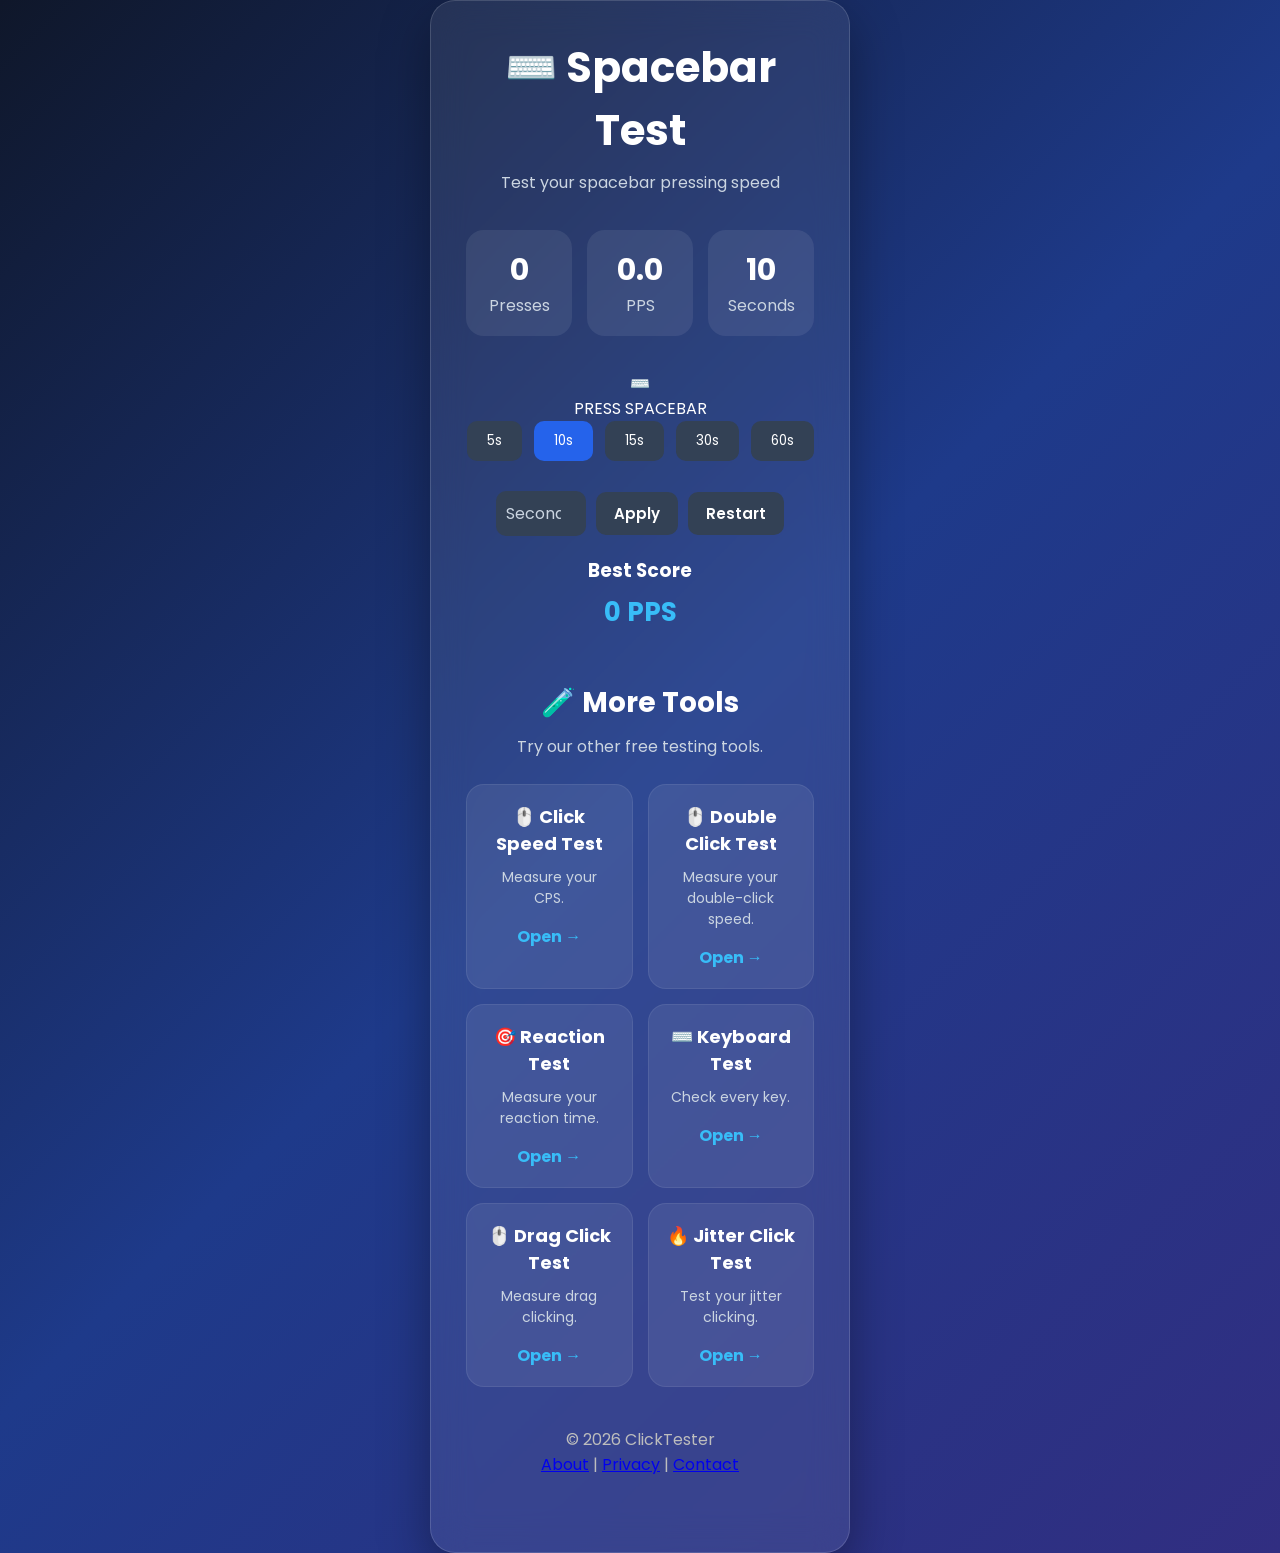
<file: spacebartest.html>
<!DOCTYPE html>
<html lang="en">
<head>
    <meta charset="UTF-8">
    <meta name="viewport" content="width=device-width, initial-scale=1.0">

    <title>Spacebar Test</title>

    <script async src="https://pagead2.googlesyndication.com/pagead/js/adsbygoogle.js?client=ca-pub-6783067256794096"
        crossorigin="anonymous"></script>

    <link rel="stylesheet" href="style.css">
</head>

<body class="home-page">

<div class="layout">

    <aside class="left-ad">
        <!-- Future Ad -->
    </aside>

    <div class="container">

        <h1>⌨️ Spacebar Test</h1>

        <p class="subtitle">
            Test your spacebar pressing speed
        </p>

        <div class="stats">

            <div class="card">
                <h2 id="presses">0</h2>
                <span>Presses</span>
            </div>

            <div class="card">
                <h2 id="pps">0.0</h2>
                <span>PPS</span>
            </div>

            <div class="card">
                <h2 id="time">10</h2>
                <span>Seconds</span>
            </div>

        </div>

        <div id="spaceArea">
            ⌨️<br>
            PRESS SPACEBAR
        </div>

        <div class="modes">

            <button class="mode" data-time="5">5s</button>
            <button class="mode active" data-time="10">10s</button>
            <button class="mode" data-time="15">15s</button>
            <button class="mode" data-time="30">30s</button>
            <button class="mode" data-time="60">60s</button>

        </div>

        <div class="custom-time">

            <input
                type="number"
                id="customTime"
                placeholder="Seconds"
                min="1"
                max="300">

            <button id="applyTime">
                Apply
            </button>

            <button id="restartButton">
                Restart
            </button>

        </div>

        <div class="result">

            <h3>Best Score</h3>

            <p id="bestScore">0 PPS</p>

            <div id="finalResult" style="display:none; margin-top:20px;">

                <h2>🎉 Time's Up!</h2>

                <p>
                    Total Presses:
                    <span id="finalPresses">0</span>
                </p>

                <p>
                    Final PPS:
                    <span id="finalPPS">0.0</span>
                </p>

            </div>

        </div>

        <div class="tools">

            <h2>🧪 More Tools</h2>

            <p class="tools-subtitle">
                Try our other free testing tools.
            </p>

            <div class="tools-grid">

                <a href="index.html" class="tool-card">
                    <h3>🖱️ Click Speed Test</h3>
                    <p>Measure your CPS.</p>
                    <span>Open →</span>
                </a>

                <a href="doubleclick.html" class="tool-card">
                    <h3>🖱️ Double Click Test</h3>
                    <p>Measure your double-click speed.</p>
                    <span>Open →</span>
                </a>

                <a href="reactime.html" class="tool-card">
                    <h3>🎯 Reaction Test</h3>
                    <p>Measure your reaction time.</p>
                    <span>Open →</span>
                </a>

                <a href="keyboard.html" class="tool-card">
                    <h3>⌨️ Keyboard Test</h3>
                    <p>Check every key.</p>
                    <span>Open →</span>
                </a>

                <a href="dragclick.html" class="tool-card">
                    <h3>🖱️ Drag Click Test</h3>
                    <p>Measure drag clicking.</p>
                    <span>Open →</span>
                </a>

                <a href="jitterclick.html" class="tool-card">
                    <h3>🔥 Jitter Click Test</h3>
                    <p>Test your jitter clicking.</p>
                    <span>Open →</span>
                </a>

            </div>

        </div>

        <footer>

            <p>© 2026 ClickTester</p>

            <a href="about.html">About</a> |
            <a href="privacy.html">Privacy</a> |
            <a href="contact.html">Contact</a>

        </footer>

    </div>

    <aside class="right-ad">
        <!-- Future Ad -->
    </aside>

</div>

<script src="spacebartest.js"></script>

</body>
</html>
</file>
<file: style.css>
@import url('https://fonts.googleapis.com/css2?family=Poppins:wght@300;400;600;700&display=swap');

*{
    margin:0;
    padding:0;
    box-sizing:border-box;
    font-family:'Poppins',sans-serif;
}

body{

    min-height:100vh;

    display:flex;
    justify-content:center;
    align-items:center;

    background:linear-gradient(135deg,#0f172a,#1e3a8a,#312e81);

    color:white;

}


.container{

    width:420px;

    padding:35px;

    border-radius:25px;

    background:rgba(255,255,255,.08);

    backdrop-filter:blur(18px);

    border:1px solid rgba(255,255,255,.15);

    text-align:center;

    box-shadow:0 20px 50px rgba(0,0,0,.35);

}


h1{

    font-size:42px;

    margin-bottom:8px;

}

.subtitle{

    color:#cbd5e1;

    margin-bottom:35px;

}


.stats{

    display:flex;

    justify-content:space-between;

    gap:15px;

    margin-bottom:35px;

}

.card{

    flex:1;

    padding:18px;

    border-radius:18px;

    background:rgba(255,255,255,.08);

    transition:.3s;

}

.card:hover{

    transform:translateY(-5px);

    background:rgba(255,255,255,.12);

}

.card h2{

    font-size:30px;

}

.card span{

    color:#cbd5e1;

}


#clickButton{

    width:250px;

    height:250px;

    border:none;

    border-radius:50%;

    cursor:pointer;

    font-size:28px;

    font-weight:bold;

    color:white;

    background:linear-gradient(135deg,#2563eb,#06b6d4);

    box-shadow:0 15px 35px rgba(0,0,0,.35);

    transition:.15s;

    margin-bottom:35px;

}

#clickButton:hover{

    transform:scale(1.05);

}

#clickButton:active{

    transform:scale(.95);

}


.modes{

    display:flex;

    justify-content:center;

    gap:12px;

    margin-bottom:30px;

}

.mode{

    padding:10px 20px;

    border:none;

    border-radius:10px;

    cursor:pointer;

    color:white;

    background:#334155;

    transition:.3s;

}

.mode:hover{

    background:#2563eb;

}

.active{

    background:#2563eb;

}


.result{

    margin-top:10px;

}

.result h3{

    margin-bottom:8px;

}

#bestScore{

    font-size:26px;

    color:#38bdf8;

    font-weight:bold;

}

.custom-time{

    display:flex;

    justify-content:center;

    align-items:center;

    gap:10px;

    margin-bottom:20px;

}

#customTime{

    width:90px;

    padding:10px;

    border:none;

    border-radius:10px;

    background:#334155;

    color:white;

    text-align:center;

    font-size:16px;

}

#customTime::placeholder{

    color:#cbd5e1;

}

#applyTime,
#restartButton{

    padding:10px 18px;

    border:none;

    border-radius:10px;

    cursor:pointer;

    background:#334155;

    color:white;

    font-size:15px;

    font-weight:600;

    transition:.3s;

}

#applyTime:hover,
#restartButton:hover{

    background:#2563eb;

    transform:translateY(-2px);

}

.tools{

    margin-top:50px;

}

.tools h2{

    margin-bottom:10px;

    font-size:28px;

}

.tools-subtitle{

    color:#cbd5e1;

    margin-bottom:25px;

}

.tools-grid{

    display:grid;

    grid-template-columns:1fr 1fr;

    gap:15px;

}

.tool-card{

    text-decoration:none;

    color:white;

    padding:18px;

    border-radius:18px;

    background:rgba(255,255,255,.08);

    border:1px solid rgba(255,255,255,.08);

    transition:.3s;

}

.tool-card:hover{

    transform:translateY(-5px);

    background:rgba(255,255,255,.12);

}

.tool-card h3{

    font-size:18px;

    margin-bottom:10px;

}

.tool-card p{

    font-size:14px;

    color:#cbd5e1;

    margin-bottom:15px;

}

.tool-card span{

    color:#38bdf8;

    font-weight:bold;

}

/* el de doubleclick o doble click */
#doubleClickButton{

    width:250px;

    height:250px;

    border:none;

    border-radius:50%;

    cursor:pointer;

    font-size:26px;

    font-weight:bold;

    color:white;

    background:linear-gradient(135deg,#2563eb,#06b6d4);

    box-shadow:0 15px 35px rgba(0,0,0,.35);

    transition:.15s;

    margin-bottom:35px;

}

#doubleClickButton:hover{

    transform:scale(1.05);

}

#doubleClickButton:active{

    transform:scale(.95);

}

#rating{

    margin-top:15px;

    font-size:30px;

    color:#38bdf8;

}

#resultTime{

    margin-top:10px;

    color:#cbd5e1;

    font-size:18px;

}

/* para keyboardtest */

.keyboard{

    margin:35px auto;
    display:flex;
    flex-direction:column;
    gap:8px;
}

.row{

    display:flex;
    justify-content:center;
    gap:5px;
}

.key{

    min-width:38px;

    height:38px;

    display:flex;

    align-items:center;

    justify-content:center;

    background:#334155;

    border-radius:8px;

    font-size:13px;

    transition:.15s;

    user-select:none;

}

.wide{

    min-width:60px;

}

.extra-wide{

    min-width:80px;

}

.space{

    width:220px;

}

.key.active{

    background:#22c55e;

    transform:scale(1.08);

}

.keyboard-page .container{

    width: 950px;
    max-width: 95%;

}

@media(max-width:500px){

    .container{
    
    width:95%;
    
    padding:25px;
    
    }
    
    .stats{
    
    flex-direction:column;
    
    }
    
    #clickButton, #doubleClickButton{
    
    width:200px;
    
    height:200px;
    
    font-size:24px;
    
    }
    
    #restartButton:hover{
    
        transform:scale(1.05);
    
    }

    .tools-grid{

        grid-template-columns:1fr;
    
    }

}

/* para About - Privacy - Contact */

.page{

    max-width:900px;

    margin:50px auto;

    padding:40px;

    background:rgba(255,255,255,.06);

    border:1px solid rgba(255,255,255,.08);

    border-radius:20px;

    box-shadow:0 10px 30px rgba(0,0,0,.35);

}

.page-body{
    display:block;
    min-height:100vh;
    background: linear-gradient(135deg,#111827,#1f2937);
    color:white;
}

.page h1{

    text-align:center;

    margin-bottom:25px;

    font-size:40px;

}

.page h2{

    margin-top:35px;

    margin-bottom:15px;

    color:#00c6ff;

    font-size:28px;

}

.page p{

    color:#d1d5db;

    line-height:1.8;

    margin-bottom:20px;

}

.page ul{

    margin-left:25px;

    color:#d1d5db;

    line-height:1.9;

}

.page li{

    margin-bottom:10px;

}

.navbar{

    max-width:1000px;

    margin:30px auto;

    padding:20px;

    display:flex;

    flex-direction:column;

    align-items:center;

    gap:18px;

    background:rgba(255,255,255,.06);

    border-radius:18px;

    border:1px solid rgba(255,255,255,.08);

}

.logo{
    font-size:34px;
    font-weight:bold;
    color:#00c6ff;
    text-decoration:none;
    padding-bottom:10px;
    border-bottom:1px solid rgba(255,255,255,.15);
}

.nav-links{

    display:flex;

    gap:30px;

    justify-content:center;

    flex-wrap:wrap;

}

.nav-links a{

    color:white;

    text-decoration:none;

    transition:.3s;

}

.nav-links a:hover{

    color:#00c6ff;

}

footer{

    margin:40px 0;

    text-align:center;

    color:#bdbdbd;

}

@media(max-width:768px){

    .navbar{

        flex-direction:column;

        gap:20px;

    }

    .nav-links{

        flex-wrap:wrap;

        justify-content:center;

        gap:15px;

    }

    .page{

        margin:20px;

        padding:25px;

    }

    .page h1{

        font-size:32px;

    }

    .page h2{

        font-size:24px;

    }

}
</file>
